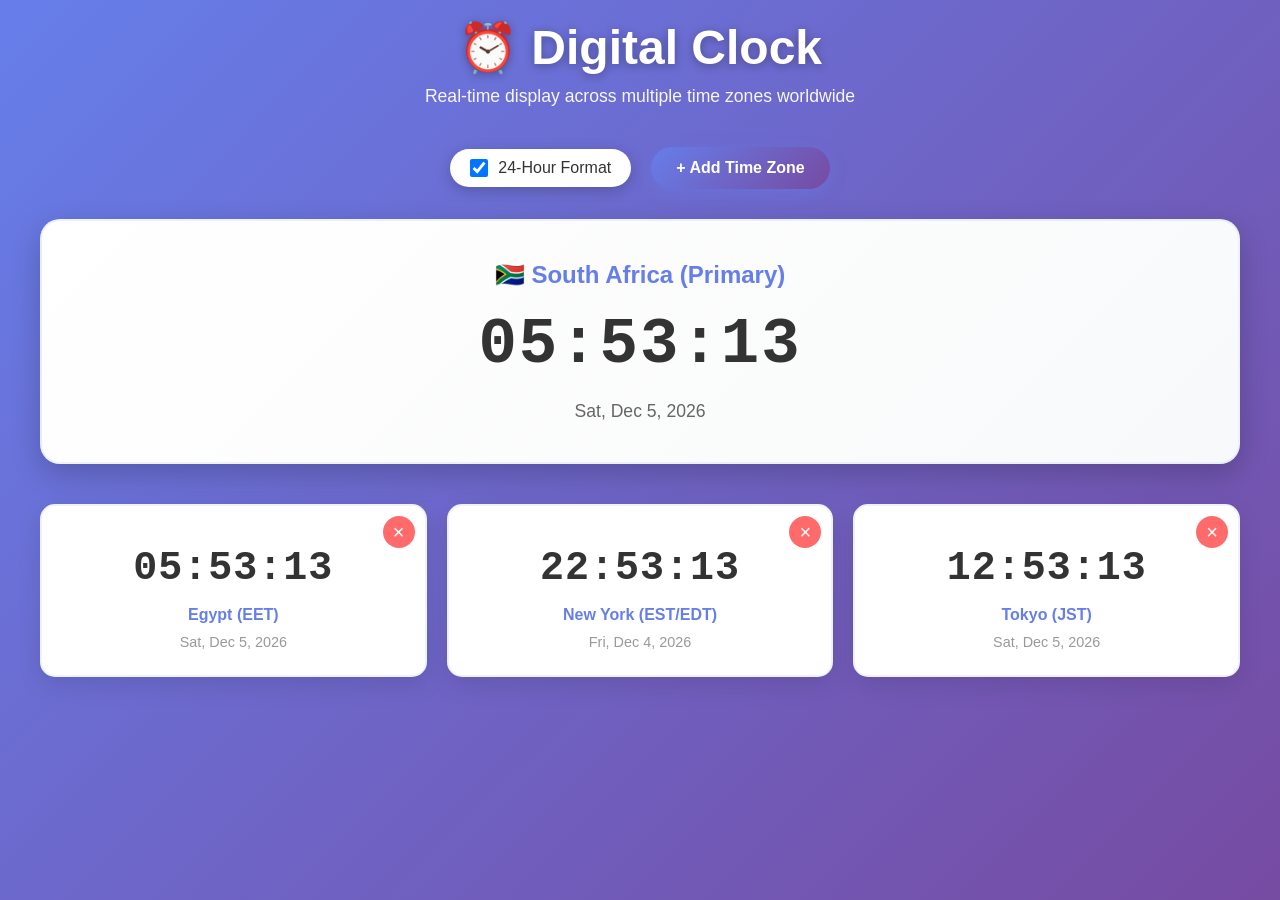
<file: digital-clock/index.html>
<!DOCTYPE html>
<html lang="en">
<head>
    <meta charset="UTF-8">
    <meta name="viewport" content="width=device-width, initial-scale=1.0">
    <title>Digital Clock - Multiple Time Zones | Phola Lounge</title>
    <link rel="stylesheet" href="styles.css">
</head>
<body>
    <div class="container">
        <div class="header">
            <h1>⏰ Digital Clock</h1>
            <p>Real-time display across multiple time zones worldwide</p>
        </div>

        <div class="controls">
            <div class="control-group">
                <label for="formatToggle" class="format-toggle-wrapper">
                    <input type="checkbox" id="formatToggle" checked>
                    <span>24-Hour Format</span>
                </label>
            </div>
            <button id="addTimeZoneBtn" class="btn">+ Add Time Zone</button>
        </div>

        <div class="primary-clock">
            <h2>🇿🇦 South Africa (Primary)</h2>
            <div id="primaryTime" class="time">00:00:00</div>
            <div id="primaryDate" class="date">Mon, Jan 01, 2024</div>
        </div>

        <div id="clocksContainer" class="clocks-grid"></div>
    </div>

    <!-- Modal for selecting time zones -->
    <div id="timeZoneModal" class="modal">
        <div class="modal-content">
            <div class="modal-header">
                <h2>Select Time Zone</h2>
                <button id="closeModal" class="close-btn">&times;</button>
            </div>
            <input 
                type="text" 
                id="timeZoneSearch" 
                placeholder="Search time zones... (e.g., Tokyo, London, New York)"
                autocomplete="off"
            >
            <div id="timeZoneList" class="timezone-list"></div>
        </div>
    </div>

    <script src="script.js"></script>
</body>
</html>
</file>
<file: digital-clock/styles.css>
* {
    margin: 0;
    padding: 0;
    box-sizing: border-box;
}

body {
    font-family: 'Segoe UI', Tahoma, Geneva, Verdana, sans-serif;
    background: linear-gradient(135deg, #667eea 0%, #764ba2 100%);
    min-height: 100vh;
    padding: 20px;
    color: #333;
}

.container {
    max-width: 1200px;
    margin: 0 auto;
}

/* Header */
.header {
    text-align: center;
    color: white;
    margin-bottom: 40px;
    animation: slideDown 0.6s ease-out;
}

.header h1 {
    font-size: 3rem;
    margin-bottom: 10px;
    text-shadow: 0 2px 10px rgba(0, 0, 0, 0.3);
}

.header p {
    font-size: 1.1rem;
    opacity: 0.95;
}

/* Controls */
.controls {
    display: flex;
    justify-content: center;
    align-items: center;
    gap: 20px;
    margin-bottom: 30px;
    flex-wrap: wrap;
}

.control-group {
    display: flex;
    align-items: center;
}

.format-toggle-wrapper {
    display: flex;
    align-items: center;
    background: white;
    padding: 10px 20px;
    border-radius: 25px;
    cursor: pointer;
    box-shadow: 0 4px 15px rgba(0, 0, 0, 0.2);
    transition: transform 0.2s ease;
    user-select: none;
}

.format-toggle-wrapper:hover {
    transform: translateY(-2px);
}

.format-toggle-wrapper input {
    margin-right: 10px;
    cursor: pointer;
    width: 18px;
    height: 18px;
}

.format-toggle-wrapper span {
    font-weight: 500;
    color: #333;
}

.btn {
    background: linear-gradient(135deg, #667eea 0%, #764ba2 100%);
    color: white;
    border: none;
    padding: 12px 25px;
    border-radius: 25px;
    font-size: 1rem;
    font-weight: 600;
    cursor: pointer;
    transition: all 0.3s ease;
    box-shadow: 0 4px 15px rgba(102, 126, 234, 0.4);
}

.btn:hover {
    transform: translateY(-2px);
    box-shadow: 0 6px 20px rgba(102, 126, 234, 0.6);
}

.btn:active {
    transform: translateY(0);
}

/* Primary Clock */
.primary-clock {
    background: linear-gradient(135deg, #fff 0%, #f8f9fa 100%);
    border-radius: 20px;
    padding: 40px;
    text-align: center;
    margin-bottom: 40px;
    box-shadow: 0 10px 30px rgba(0, 0, 0, 0.2);
    animation: fadeIn 0.8s ease-out;
    border: 2px solid rgba(102, 126, 234, 0.1);
}

.primary-clock h2 {
    color: #667eea;
    font-size: 1.5rem;
    margin-bottom: 15px;
    font-weight: 600;
}

.time {
    font-size: 4rem;
    font-weight: 700;
    color: #333;
    font-family: 'Courier New', monospace;
    letter-spacing: 2px;
    margin: 20px 0;
    animation: pulse 2s ease-in-out infinite;
}

.date {
    font-size: 1.1rem;
    color: #666;
    font-weight: 500;
}

/* Clocks Grid */
.clocks-grid {
    display: grid;
    grid-template-columns: repeat(auto-fit, minmax(280px, 1fr));
    gap: 20px;
    margin-bottom: 30px;
}

/* Clock Card */
.clock-card {
    background: white;
    border-radius: 15px;
    padding: 25px;
    text-align: center;
    box-shadow: 0 8px 25px rgba(0, 0, 0, 0.1);
    transition: all 0.3s ease;
    position: relative;
    border: 2px solid rgba(102, 126, 234, 0.1);
    animation: scaleIn 0.4s ease-out;
}

.clock-card:hover {
    transform: translateY(-5px);
    box-shadow: 0 12px 35px rgba(102, 126, 234, 0.3);
    border-color: rgba(102, 126, 234, 0.3);
}

.clock-card-remove {
    position: absolute;
    top: 10px;
    right: 10px;
    background: #ff6b6b;
    color: white;
    border: none;
    width: 32px;
    height: 32px;
    border-radius: 50%;
    font-size: 20px;
    cursor: pointer;
    transition: all 0.2s ease;
    display: flex;
    align-items: center;
    justify-content: center;
}

.clock-card-remove:hover {
    background: #ee5a52;
    transform: scale(1.1);
}

.clock-card-timezone {
    color: #667eea;
    font-weight: 600;
    font-size: 1rem;
    margin-bottom: 10px;
}

.clock-card-time {
    font-size: 2.5rem;
    font-weight: 700;
    color: #333;
    font-family: 'Courier New', monospace;
    letter-spacing: 1px;
    margin: 15px 0;
}

.clock-card-date {
    color: #999;
    font-size: 0.9rem;
    font-weight: 500;
}

/* Modal */
.modal {
    display: none;
    position: fixed;
    z-index: 1000;
    left: 0;
    top: 0;
    width: 100%;
    height: 100%;
    background-color: rgba(0, 0, 0, 0.5);
    backdrop-filter: blur(4px);
    animation: fadeIn 0.3s ease-out;
}

.modal.show {
    display: flex;
    align-items: center;
    justify-content: center;
}

.modal-content {
    background: white;
    border-radius: 20px;
    width: 90%;
    max-width: 500px;
    max-height: 80vh;
    display: flex;
    flex-direction: column;
    box-shadow: 0 15px 50px rgba(0, 0, 0, 0.3);
    animation: slideUp 0.3s ease-out;
}

.modal-header {
    display: flex;
    justify-content: space-between;
    align-items: center;
    padding: 25px;
    border-bottom: 1px solid #eee;
}

.modal-header h2 {
    color: #333;
    font-size: 1.5rem;
    margin: 0;
}

.close-btn {
    background: none;
    border: none;
    font-size: 28px;
    cursor: pointer;
    color: #999;
    transition: color 0.2s ease;
    width: 32px;
    height: 32px;
    display: flex;
    align-items: center;
    justify-content: center;
}

.close-btn:hover {
    color: #333;
}

#timeZoneSearch {
    margin: 15px 25px;
    padding: 12px 15px;
    border: 2px solid #eee;
    border-radius: 10px;
    font-size: 1rem;
    transition: border-color 0.3s ease;
}

#timeZoneSearch:focus {
    outline: none;
    border-color: #667eea;
    box-shadow: 0 0 0 3px rgba(102, 126, 234, 0.1);
}

.timezone-list {
    flex: 1;
    overflow-y: auto;
    padding: 0 25px 25px;
}

.timezone-item {
    padding: 12px 15px;
    margin: 5px 0;
    background: #f8f9fa;
    border-radius: 8px;
    cursor: pointer;
    transition: all 0.2s ease;
    font-weight: 500;
    color: #333;
}

.timezone-item:hover {
    background: #667eea;
    color: white;
    transform: translateX(5px);
}

/* Animations */
@keyframes slideDown {
    from {
        opacity: 0;
        transform: translateY(-30px);
    }
    to {
        opacity: 1;
        transform: translateY(0);
    }
}

@keyframes slideUp {
    from {
        opacity: 0;
        transform: translateY(30px);
    }
    to {
        opacity: 1;
        transform: translateY(0);
    }
}

@keyframes fadeIn {
    from {
        opacity: 0;
    }
    to {
        opacity: 1;
    }
}

@keyframes scaleIn {
    from {
        opacity: 0;
        transform: scale(0.95);
    }
    to {
        opacity: 1;
        transform: scale(1);
    }
}

@keyframes pulse {
    0%, 100% {
        text-shadow: 0 0 0 rgba(102, 126, 234, 0);
    }
    50% {
        text-shadow: 0 0 10px rgba(102, 126, 234, 0.3);
    }
}

/* Responsive Design */
@media (max-width: 768px) {
    .header h1 {
        font-size: 2rem;
    }

    .controls {
        flex-direction: column;
        gap: 15px;
    }

    .primary-clock {
        padding: 30px 20px;
    }

    .time {
        font-size: 3rem;
    }

    .clocks-grid {
        grid-template-columns: 1fr;
        gap: 15px;
    }

    .clock-card {
        padding: 20px;
    }

    .clock-card-time {
        font-size: 2rem;
    }

    .modal-content {
        width: 95%;
        max-height: 90vh;
    }

    .modal-header {
        padding: 20px;
    }

    .modal-header h2 {
        font-size: 1.2rem;
    }

    #timeZoneSearch {
        margin: 10px 20px;
    }

    .timezone-list {
        padding: 0 20px 20px;
    }
}

@media (max-width: 480px) {
    body {
        padding: 10px;
    }

    .header {
        margin-bottom: 25px;
    }

    .header h1 {
        font-size: 1.5rem;
    }

    .header p {
        font-size: 0.9rem;
    }

    .primary-clock {
        padding: 20px 15px;
        margin-bottom: 25px;
    }

    .primary-clock h2 {
        font-size: 1.1rem;
    }

    .time {
        font-size: 2rem;
        letter-spacing: 1px;
    }

    .date {
        font-size: 0.9rem;
    }

    .btn {
        padding: 10px 20px;
        font-size: 0.9rem;
    }

    .clock-card-time {
        font-size: 1.5rem;
    }

    .clock-card-timezone {
        font-size: 0.9rem;
    }
}

/* Scrollbar Styling */
.timezone-list::-webkit-scrollbar {
    width: 8px;
}

.timezone-list::-webkit-scrollbar-track {
    background: #f1f1f1;
    border-radius: 10px;
}

.timezone-list::-webkit-scrollbar-thumb {
    background: #667eea;
    border-radius: 10px;
}

.timezone-list::-webkit-scrollbar-thumb:hover {
    background: #764ba2;
}

/* Print Styles */
@media print {
    body {
        background: white;
    }

    .controls,
    .modal {
        display: none !important;
    }

    .primary-clock,
    .clock-card {
        box-shadow: none;
        border: 1px solid #ddd;
    }
}
</file>
